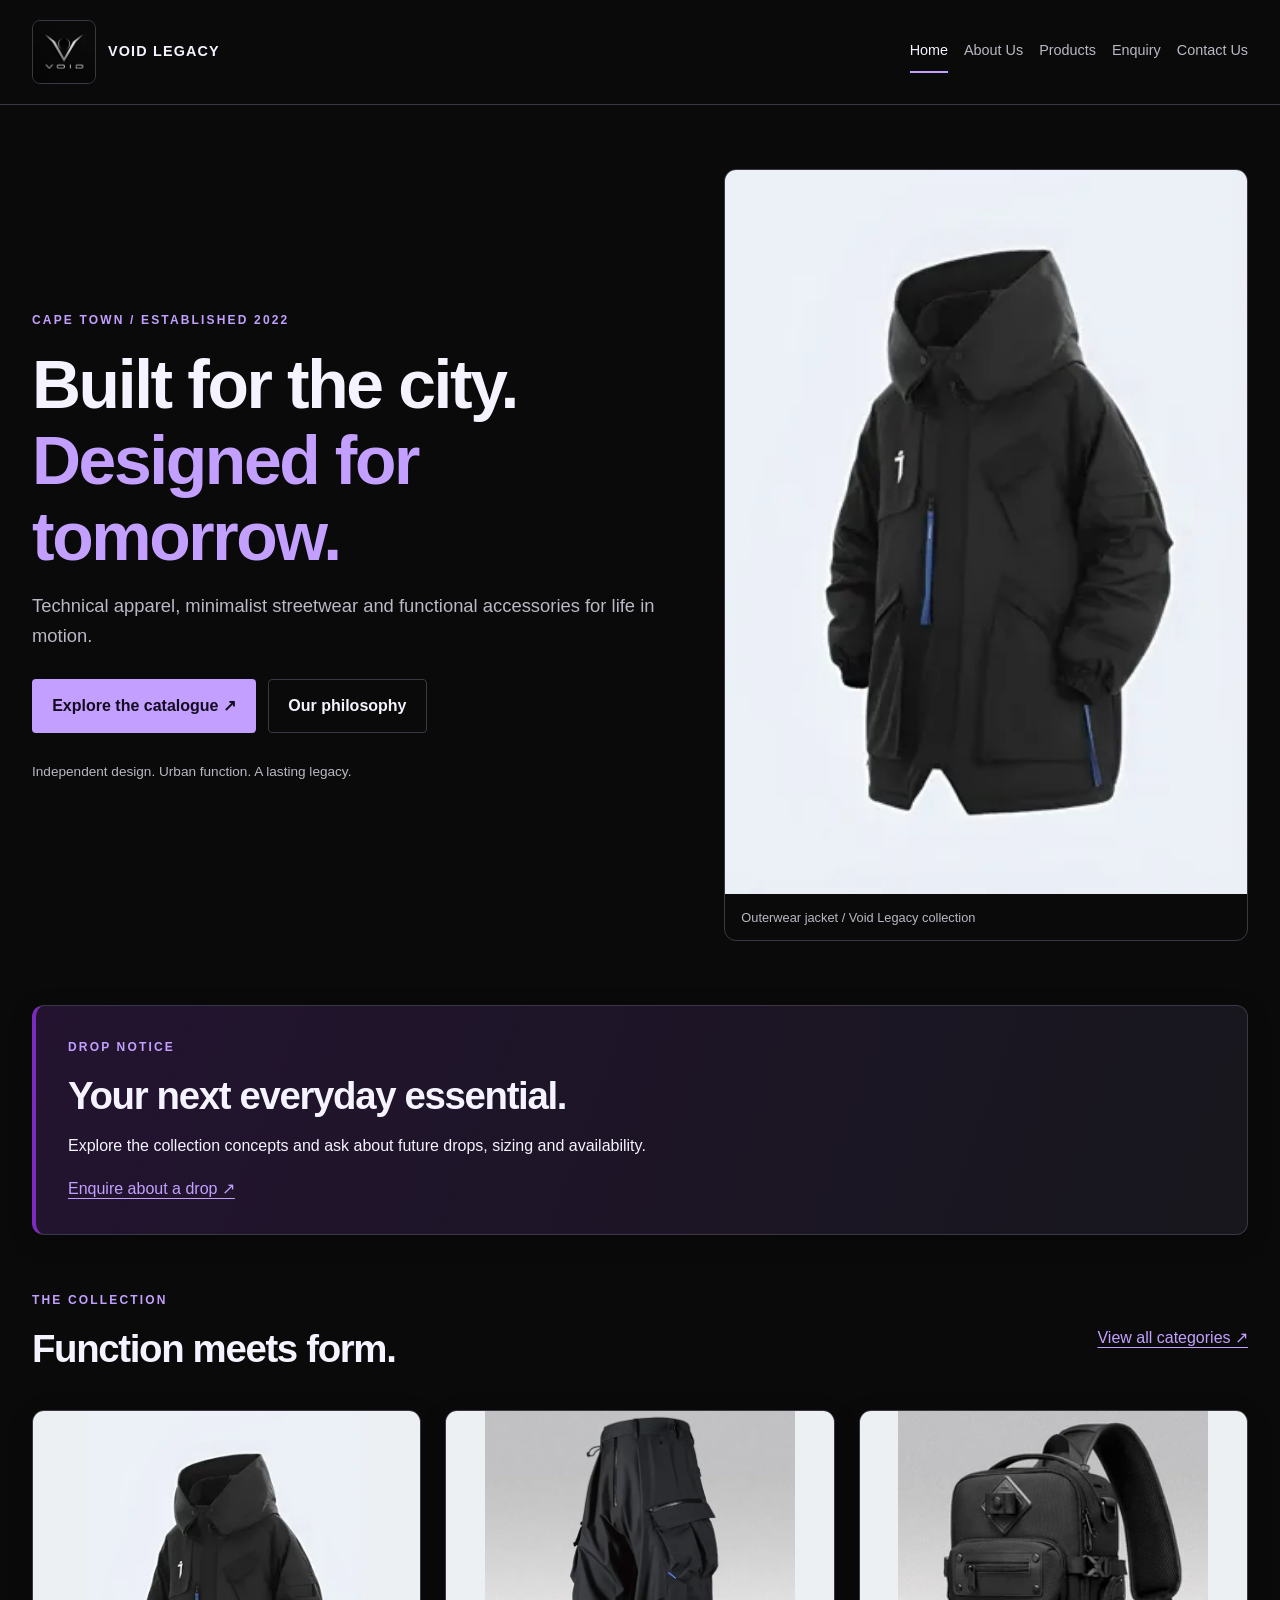
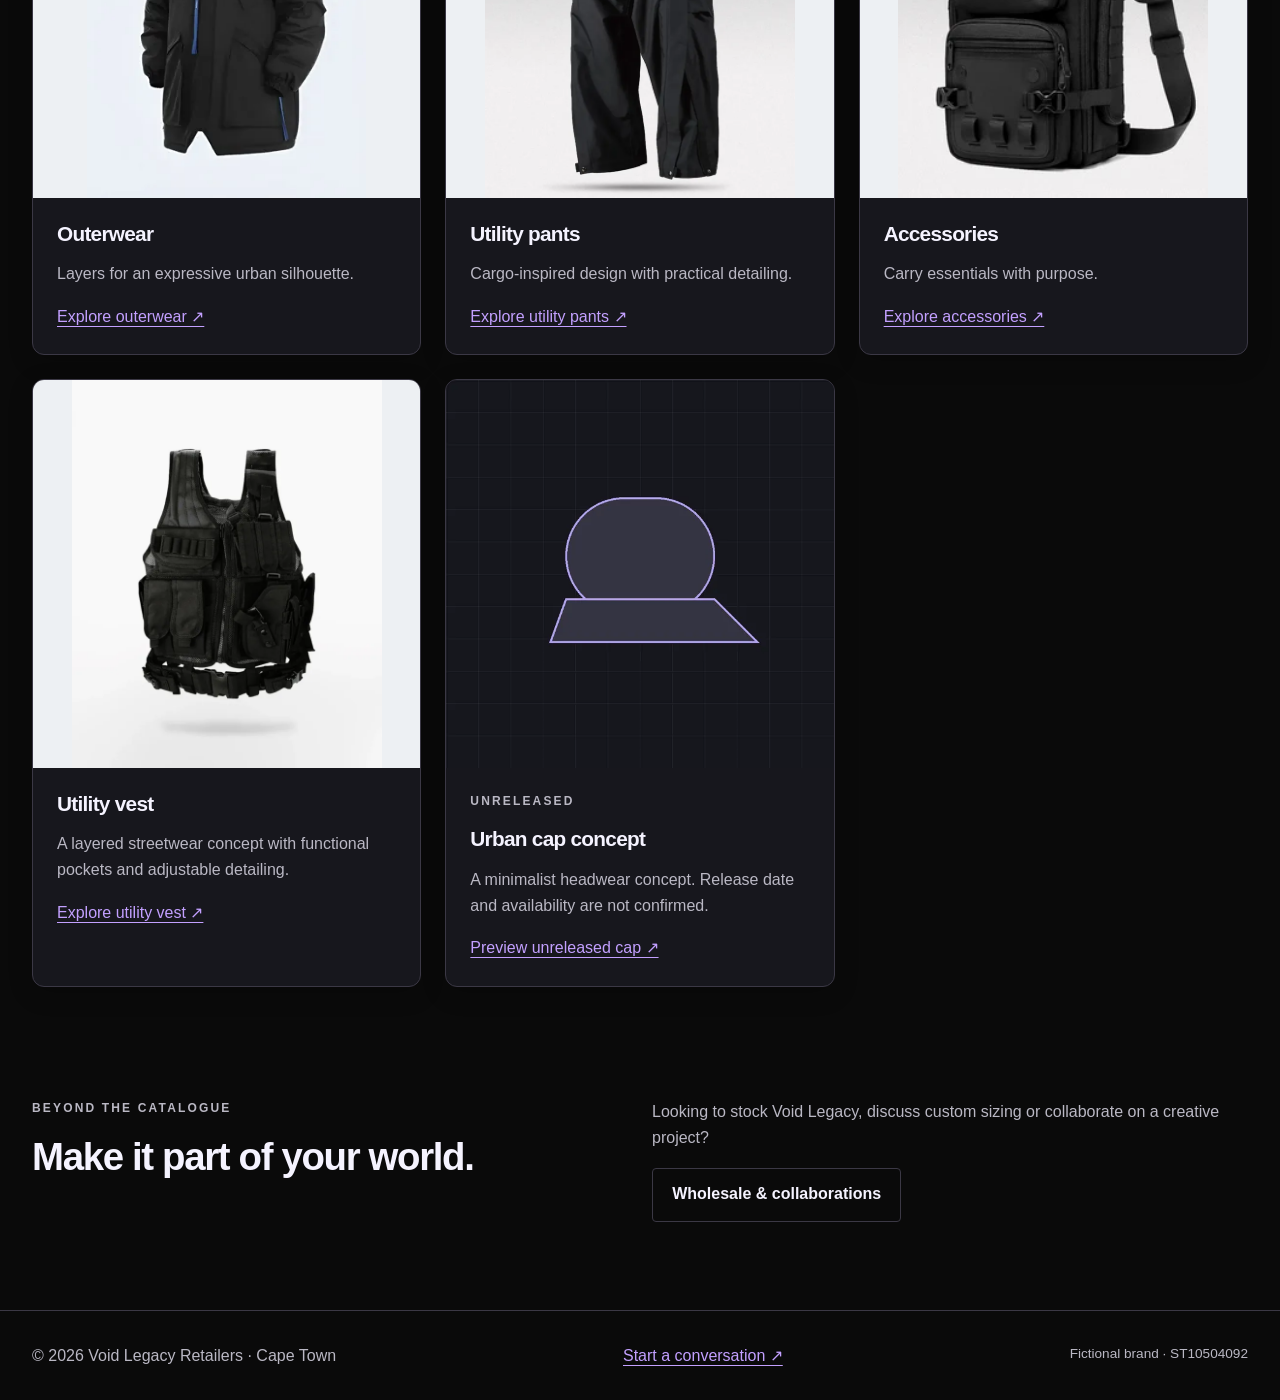
<file: index.html>
<!DOCTYPE html>

<html lang="en-ZA">
<head>
<meta charset="utf-8"/>
<meta content="width=device-width, initial-scale=1.0" name="viewport"/>
<meta content="Discover Void Legacy, a Cape Town concept brand for technical apparel, minimalist streetwear and utility accessories." name="description"/>
<title>
            Future-ready streetwear | Void Legacy
        </title>
<link href="_images/void-legacy-logo.png" rel="icon" type="image/png"/>
<!-- Load the shared stylesheet. -->
<link href="css/styles.css" rel="stylesheet"/>
<script defer="" src="js/main.js"></script></head>
<body>
<a class="skip-link" href="#main">
            Skip to content
        </a>
<!-- HEADER / NAVIGATION -->
<!-- LO13: Navigation hover and keyboard focus states -->
<header class="site-header">
<nav aria-label="Main navigation" class="navbar container">
<a aria-label="Void Legacy home" class="brand" href="index.html">
<!-- Load the optimised logo and keep the brand name readable. -->
<img alt="" class="brand-logo" height="128" src="_images/logo-128.webp" width="128"/>
<span class="brand-name">VOID LEGACY</span>
</a>
<ul class="nav-links">
<li>
<a aria-current="page" href="index.html">
                            Home
                        </a>
</li>
<li>
<a href="about-us.html">
                            About Us
                        </a>
</li>
<li>
<a href="products.html">
                            Products
                        </a>
</li>
<li>
<a href="enquiry.html">
                            Enquiry
                        </a>
</li>
<li>
<a href="contact.html">
                            Contact Us
                        </a>
</li>
</ul>
</nav>
</header>
<!-- MAIN CONTENT -->
<!-- LO12: Typography | LO14–LO16: Grid and Flexbox layouts -->
<main class="container" id="main">
<!-- BUILT FOR THE CITY. DESIGNED FOR TOMORROW. -->
<section class="hero">
<div>
<p class="eyebrow">
                        Cape Town / Established 2022
                    </p>
<h1>
                        Built for the city.
                        <br/>
<span>
                            Designed for tomorrow.
                        </span>
</h1>
<p class="lead">
                        Technical apparel, minimalist streetwear and functional accessories for life in motion.
                    </p>
<div class="actions">
<a class="button" href="products.html">
                            Explore the catalogue ↗
                        </a>
<a class="button secondary" href="about-us.html">
                            Our philosophy
                        </a>
</div>
<p class="fine-print">
                        Independent design. Urban function. A lasting legacy.
                    </p>
</div>
<figure class="hero-art">
<picture><source media="(max-width: 480px)" srcset="_images/outerwear-jacket-320.webp"/><img alt="Black hooded outerwear jacket with utility pockets and blue zip details" class="collection-photo" height="1600" loading="lazy" sizes="(max-width: 767px) calc(100vw - 2rem), (max-width: 1151px) 45vw, 36vw" src="_images/outerwear-jacket.webp" srcset="_images/outerwear-jacket-320.webp 320w, _images/outerwear-jacket-640.webp 640w, _images/outerwear-jacket-960.webp 960w" width="1154"/></picture>
<figcaption>
                        Outerwear jacket / Void Legacy collection
                    </figcaption>
</figure>
</section>
<!-- YOUR NEXT EVERYDAY ESSENTIAL. -->
<section aria-labelledby="drop" class="announcement">
<p class="eyebrow">
                    Drop notice
                </p>
<h2 id="drop">
                    Your next everyday essential.
                </h2>
<p>
                    Explore the collection concepts and ask about future drops, sizing and availability.
                </p>
<a href="enquiry.html">
                    Enquire about a drop ↗
                </a>
</section>
<!-- FUNCTION MEETS FORM. -->
<section class="section">
<div class="section-heading">
<div>
<p class="eyebrow">
                            The collection
                        </p>
<h2>
                            Function meets form.
                        </h2>
</div>
<a href="products.html">
                        View all categories ↗
                    </a>
</div>
<div class="card-grid">
<article class="card">
<picture><source media="(max-width: 480px)" srcset="_images/outerwear-jacket-320.webp"/><img alt="Black hooded outerwear jacket with utility pockets and blue zip details" class="collection-photo" height="1600" loading="lazy" sizes="(max-width: 767px) calc(100vw - 2rem), (max-width: 1151px) 45vw, 36vw" src="_images/outerwear-jacket.webp" srcset="_images/outerwear-jacket-320.webp 320w, _images/outerwear-jacket-640.webp 640w, _images/outerwear-jacket-960.webp 960w" width="1154"/></picture>
<div class="card-body">
<h3>
                                Outerwear
                            </h3>
<p>
                                Layers for an expressive urban silhouette.
                            </p>
<a href="products.html#outerwear">
                                Explore outerwear ↗
                            </a>
</div>
</article>
<article class="card">
<picture><source media="(max-width: 480px)" srcset="_images/utility-pants-320.webp"/><img alt="Black utility cargo pants with zip pockets and adjustable hems" class="collection-photo" height="1251" loading="lazy" sizes="(max-width: 767px) calc(100vw - 2rem), (max-width: 1151px) 45vw, 36vw" src="_images/utility-pants.webp" srcset="_images/utility-pants-320.webp 320w, _images/utility-pants-640.webp 640w, _images/utility-pants-960.webp 960w" width="1000"/></picture>
<div class="card-body">
<h3>
                                Utility pants
                            </h3>
<p>
                                Cargo-inspired design with practical detailing.
                            </p>
<a href="products.html#pants">
                                Explore utility pants ↗
                            </a>
</div>
</article>
<article class="card">
<img alt="Black utility sling bag with multiple zip compartments and an adjustable shoulder strap" class="collection-photo" height="320" loading="lazy" src="_images/utility-accessories.webp" width="256"/>
<div class="card-body">
<h3>
                                Accessories
                            </h3>
<p>
                                Carry essentials with purpose.
                            </p>
<a href="products.html#accessories">
                                Explore accessories ↗
                            </a>
</div>
</article>
<!-- Show the vest and unreleased cap alongside the existing collection items. -->
<article class="card">
<picture><source media="(max-width: 480px)" srcset="_images/techwear-vest-320.webp"><img class="collection-photo" src="_images/techwear-vest.webp" srcset="_images/techwear-vest-320.webp 320w, _images/techwear-vest-640.webp 640w, _images/techwear-vest.webp 800w" sizes="(max-width: 767px) calc(100vw - 2rem), (max-width: 1151px) 45vw, 28vw" width="800" height="1000" loading="lazy" alt="Black mesh techwear vest with utility pockets and adjustable straps"></picture>
<div class="card-body"><h3>Utility vest</h3><p>A layered streetwear concept with functional pockets and adjustable detailing.</p><a href="products.html#vests">Explore utility vest ↗</a></div>
</article>
<article class="card">
<img src="_images/headwear-640.webp" srcset="_images/headwear-320.webp 320w, _images/headwear-640.webp 640w, _images/headwear-960.webp 960w" sizes="(max-width: 767px) calc(100vw - 2rem), (max-width: 1151px) 45vw, 28vw" width="960" height="960" loading="lazy" alt="Urban cap concept illustration — unreleased">
<div class="card-body"><p class="eyebrow">Unreleased</p><h3>Urban cap concept</h3><p>A minimalist headwear concept. Release date and availability are not confirmed.</p><a href="products.html#headwear">Preview unreleased cap ↗</a></div>
</article>
</div>
</section>
<!-- MAKE IT PART OF YOUR WORLD. -->
<section class="split section">
<div>
<p class="eyebrow">
                        Beyond the catalogue
                    </p>
<h2>
                        Make it part of your world.
                    </h2>
</div>
<div>
<p>
                        Looking to stock Void Legacy, discuss custom sizing or collaborate on a creative project?
                    </p>
<a class="button secondary" href="enquiry.html">
                        Wholesale &amp; collaborations
                    </a>
</div>
</section>
</main>
<!-- FOOTER -->
<footer class="site-footer">
<div class="container footer-layout">
<p>
                    © 2026 Void Legacy Retailers · Cape Town
                </p>
<a href="enquiry.html">
                    Start a conversation ↗
                </a>
<p class="fine-print">
                    Fictional brand · ST10504092
                    
                </p>
</div>
</footer>
</body>
</html>
</file>
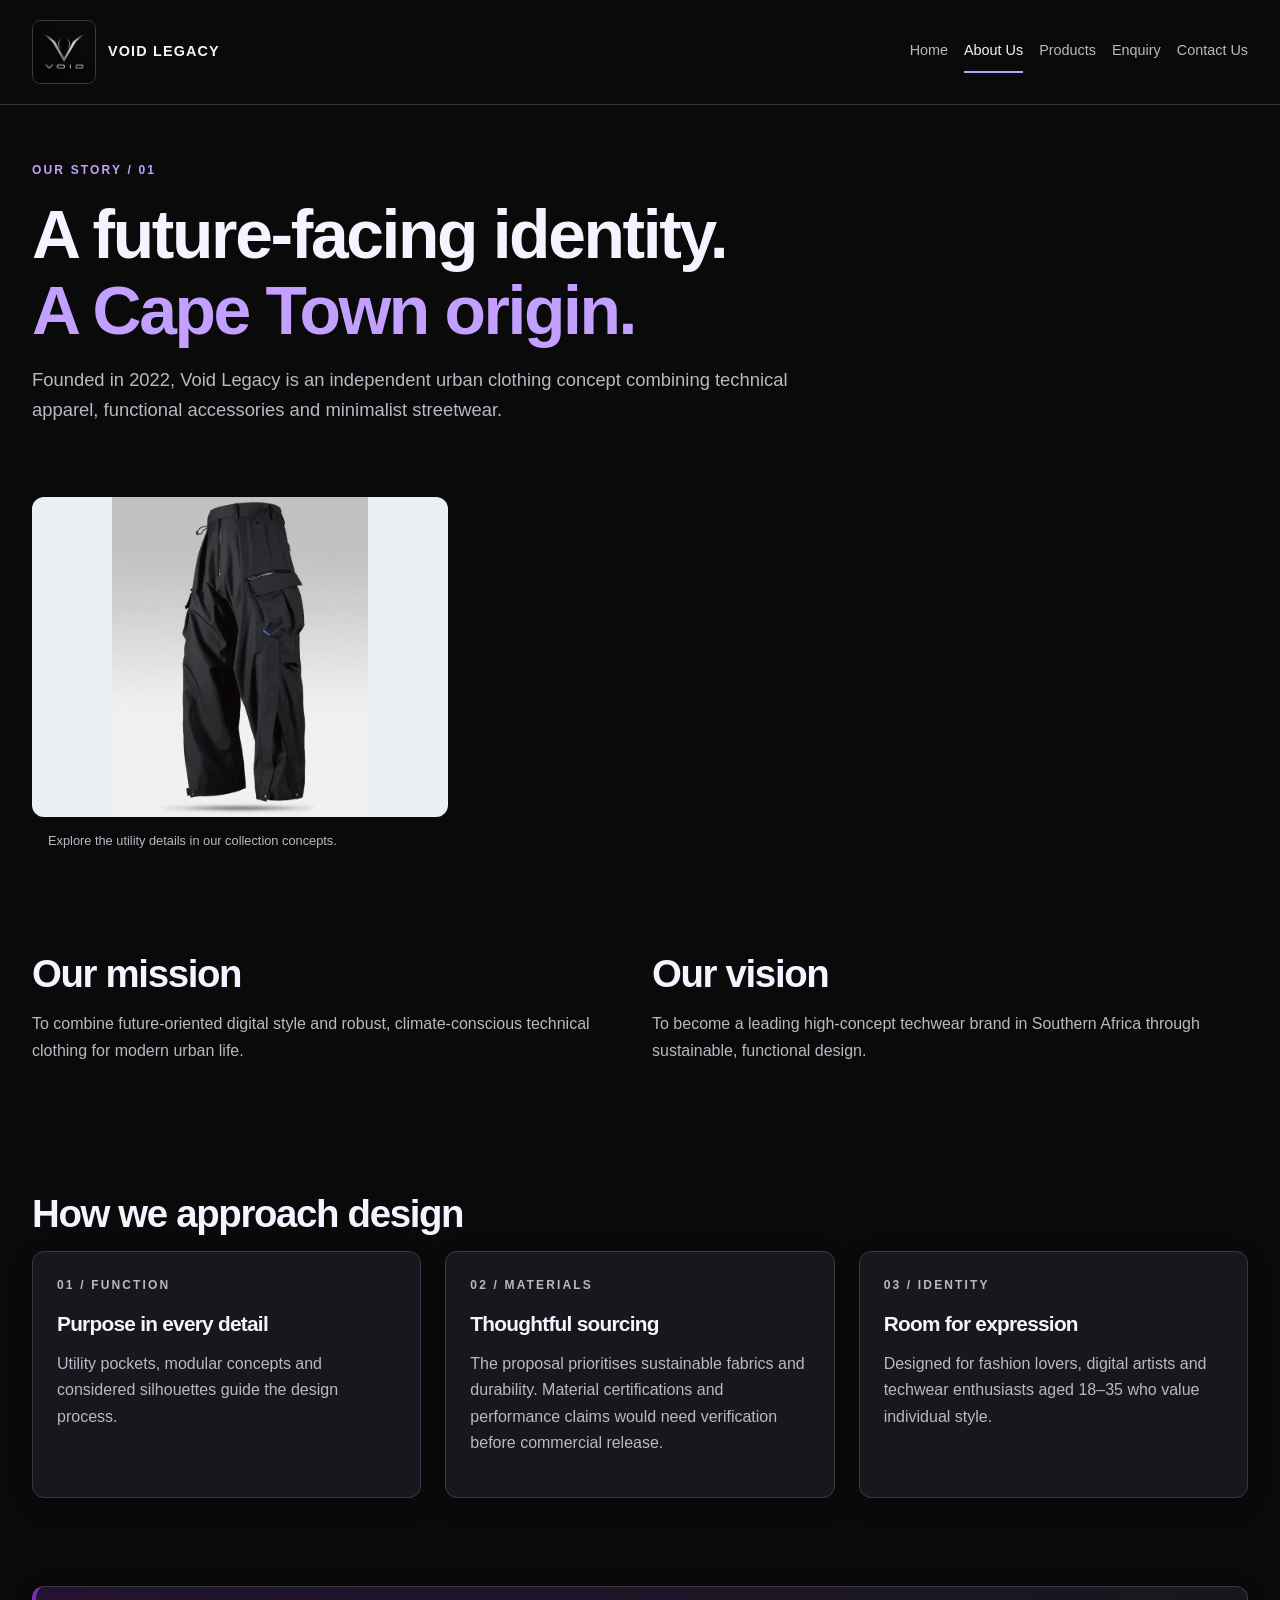
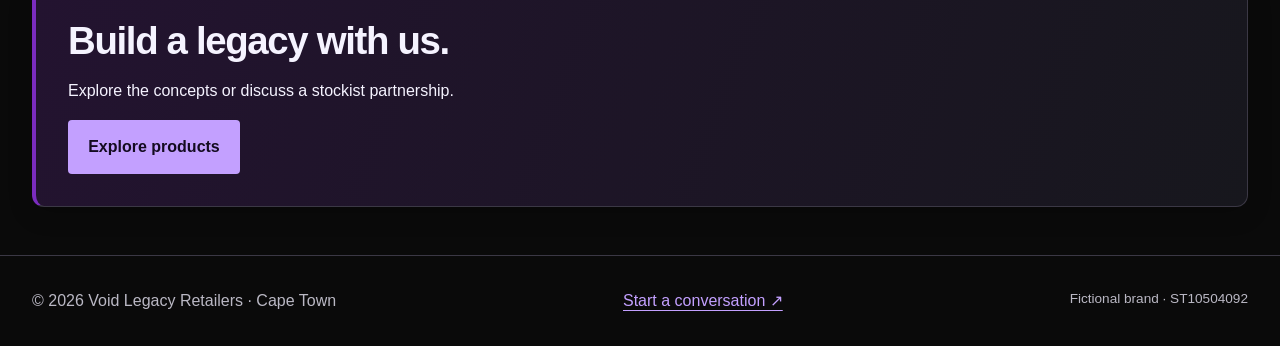
<file: about-us.html>
<!DOCTYPE html>

<html lang="en-ZA">
<head>
<meta charset="utf-8"/>
<meta content="width=device-width, initial-scale=1.0" name="viewport"/>
<meta content="The history, mission and design philosophy of Void Legacy Retailers." name="description"/>
<title>
            About Us | Void Legacy
        </title>
<link href="_images/void-legacy-logo.png" rel="icon" type="image/png"/>
<!-- Load the shared stylesheet. -->
<link href="css/styles.css" rel="stylesheet"/>
<script defer="" src="js/main.js"></script></head>
<body>
<a class="skip-link" href="#main">
            Skip to content
        </a>
<!-- HEADER / NAVIGATION -->
<header class="site-header">
<nav aria-label="Main navigation" class="navbar container">
<a aria-label="Void Legacy home" class="brand" href="index.html">
<!-- Load the optimised logo and keep the brand name readable. -->
<img alt="" class="brand-logo" height="128" src="_images/logo-128.webp" width="128"/>
<span class="brand-name">VOID LEGACY</span>
</a>
<ul class="nav-links">
<li>
<a href="index.html">
                            Home
                        </a>
</li>
<li>
<a aria-current="page" href="about-us.html">
                            About Us
                        </a>
</li>
<li>
<a href="products.html">
                            Products
                        </a>
</li>
<li>
<a href="enquiry.html">
                            Enquiry
                        </a>
</li>
<li>
<a href="contact.html">
                            Contact Us
                        </a>
</li>
</ul>
</nav>
</header>
<!-- MAIN CONTENT -->
<!-- LO12: Typography | LO14–LO16: Grid and Flexbox layouts -->
<main class="container" id="main">
<!-- A FUTURE-FACING IDENTITY. A CAPE TOWN ORIGIN. -->
<section class="page-intro">
<p class="eyebrow">
                    Our story / 01
                </p>
<h1>
                    A future-facing identity.
                    <br/>
<span>
                        A Cape Town origin.
                    </span>
</h1>
<p class="lead">
                    Founded in 2022, Void Legacy is an independent urban clothing concept combining technical apparel, functional accessories and minimalist streetwear.
                </p>
</section><figure class="editorial"><img alt="Black technical cargo trousers with functional pockets" height="801" loading="lazy" src="_images/utility-pants-640.webp" width="640"/><figcaption>Explore the utility details in our collection concepts.</figcaption></figure>
<!-- OUR MISSION -->
<section class="split section">
<div>
<h2>
                        Our mission
                    </h2>
<p>
                        To combine future-oriented digital style and robust, climate-conscious technical clothing for modern urban life.
                    </p>
</div>
<div>
<h2>
                        Our vision
                    </h2>
<p>
                        To become a leading high-concept techwear brand in Southern Africa through sustainable, functional design.
                    </p>
</div>
</section>
<!-- HOW WE APPROACH DESIGN -->
<section class="section">
<h2>
                    How we approach design
                </h2>
<div class="card-grid">
<article class="text-card">
<p class="eyebrow">
                            01 / Function
                        </p>
<h3>
                            Purpose in every detail
                        </h3>
<p>
                            Utility pockets, modular concepts and considered silhouettes guide the design process.
                        </p>
</article>
<article class="text-card">
<p class="eyebrow">
                            02 / Materials
                        </p>
<h3>
                            Thoughtful sourcing
                        </h3>
<p>
                            The proposal prioritises sustainable fabrics and durability. Material certifications and performance claims would need verification before commercial release.
                        </p>
</article>
<article class="text-card">
<p class="eyebrow">
                            03 / Identity
                        </p>
<h3>
                            Room for expression
                        </h3>
<p>
                            Designed for fashion lovers, digital artists and techwear enthusiasts aged 18–35 who value individual style.
                        </p>
</article>
</div>
</section>
<!-- BUILD A LEGACY WITH US. -->
<section class="callout">
<h2>
                    Build a legacy with us.
                </h2>
<p>
                    Explore the concepts or discuss a stockist partnership.
                </p>
<a class="button" href="products.html">
                    Explore products
                </a>
</section>
</main>
<!-- FOOTER -->
<!-- Shared contact link and copyright information -->
<footer class="site-footer">
<div class="container footer-layout">
<p>
                    © 2026 Void Legacy Retailers · Cape Town
                </p>
<a href="enquiry.html">
                    Start a conversation ↗
                </a>
<p class="fine-print">
                    Fictional brand · ST10504092
                </p>
</div>
</footer>
</body>
</html>
</file>
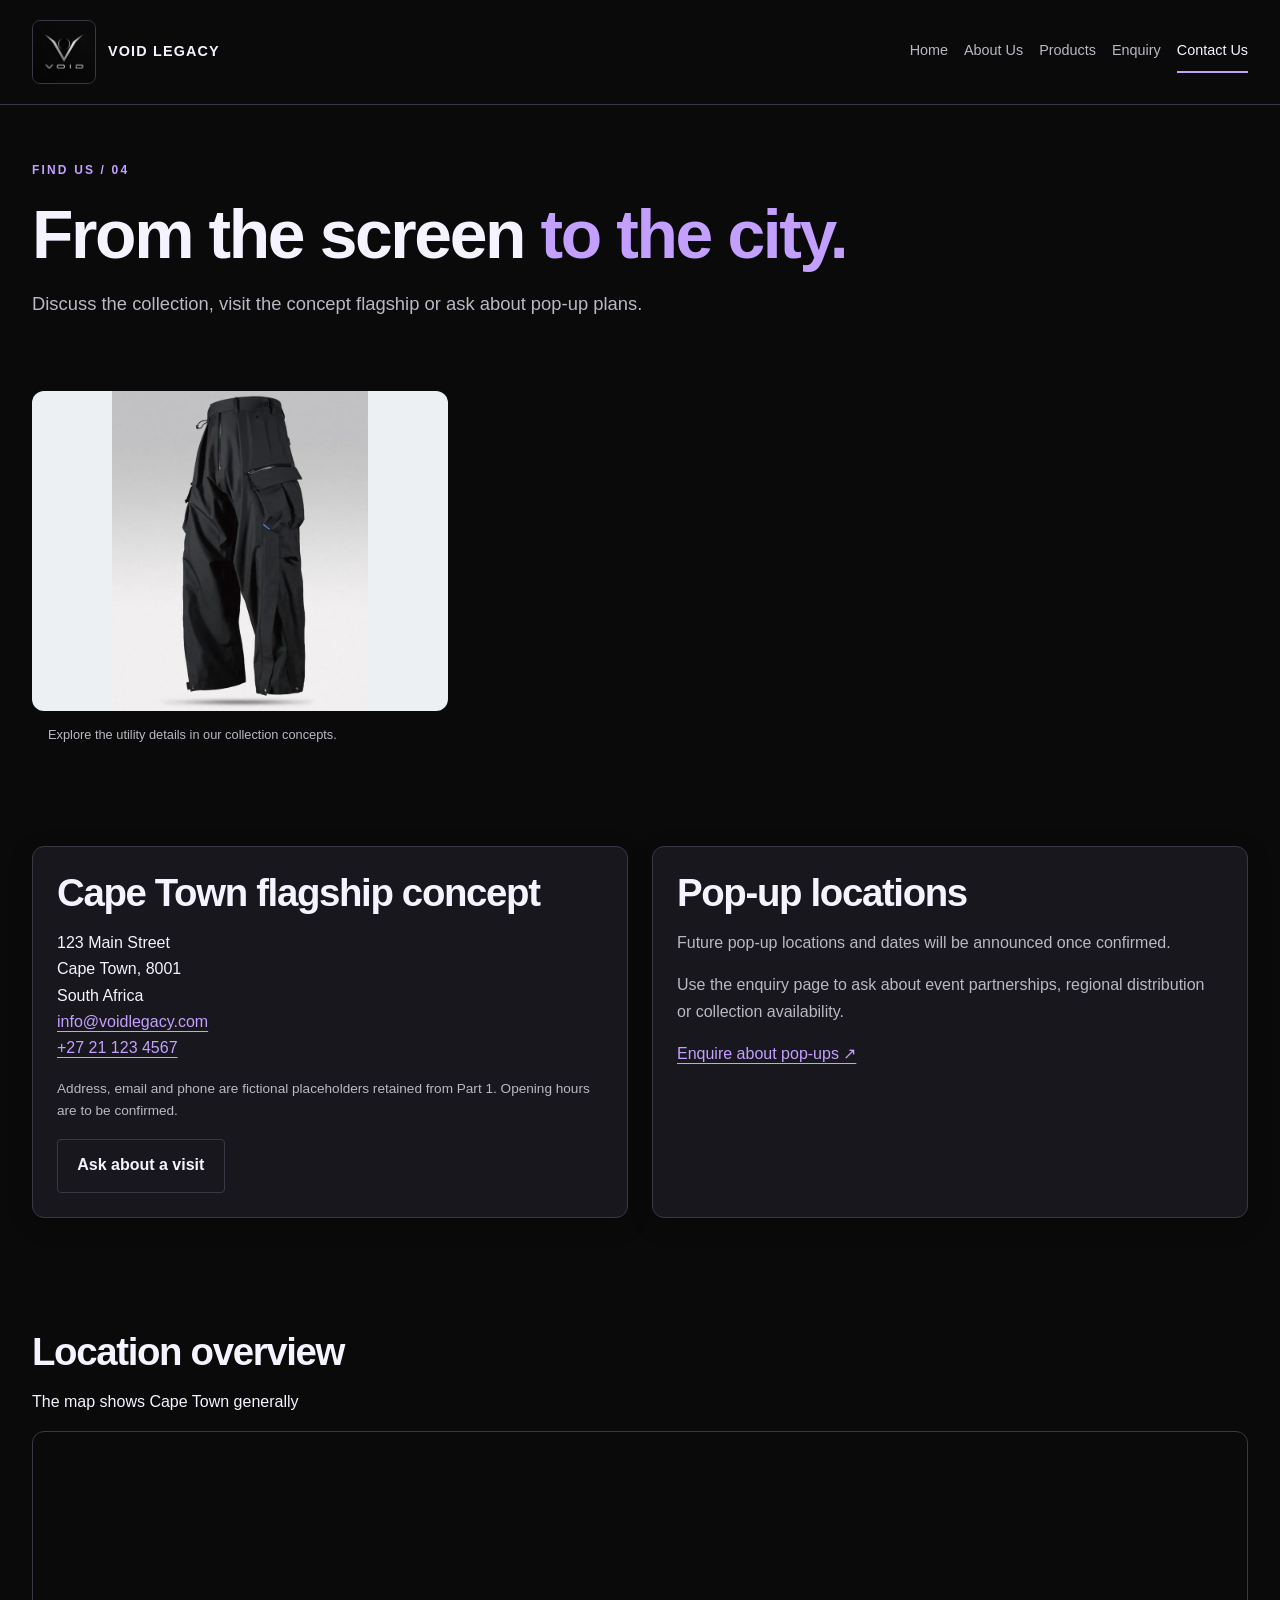
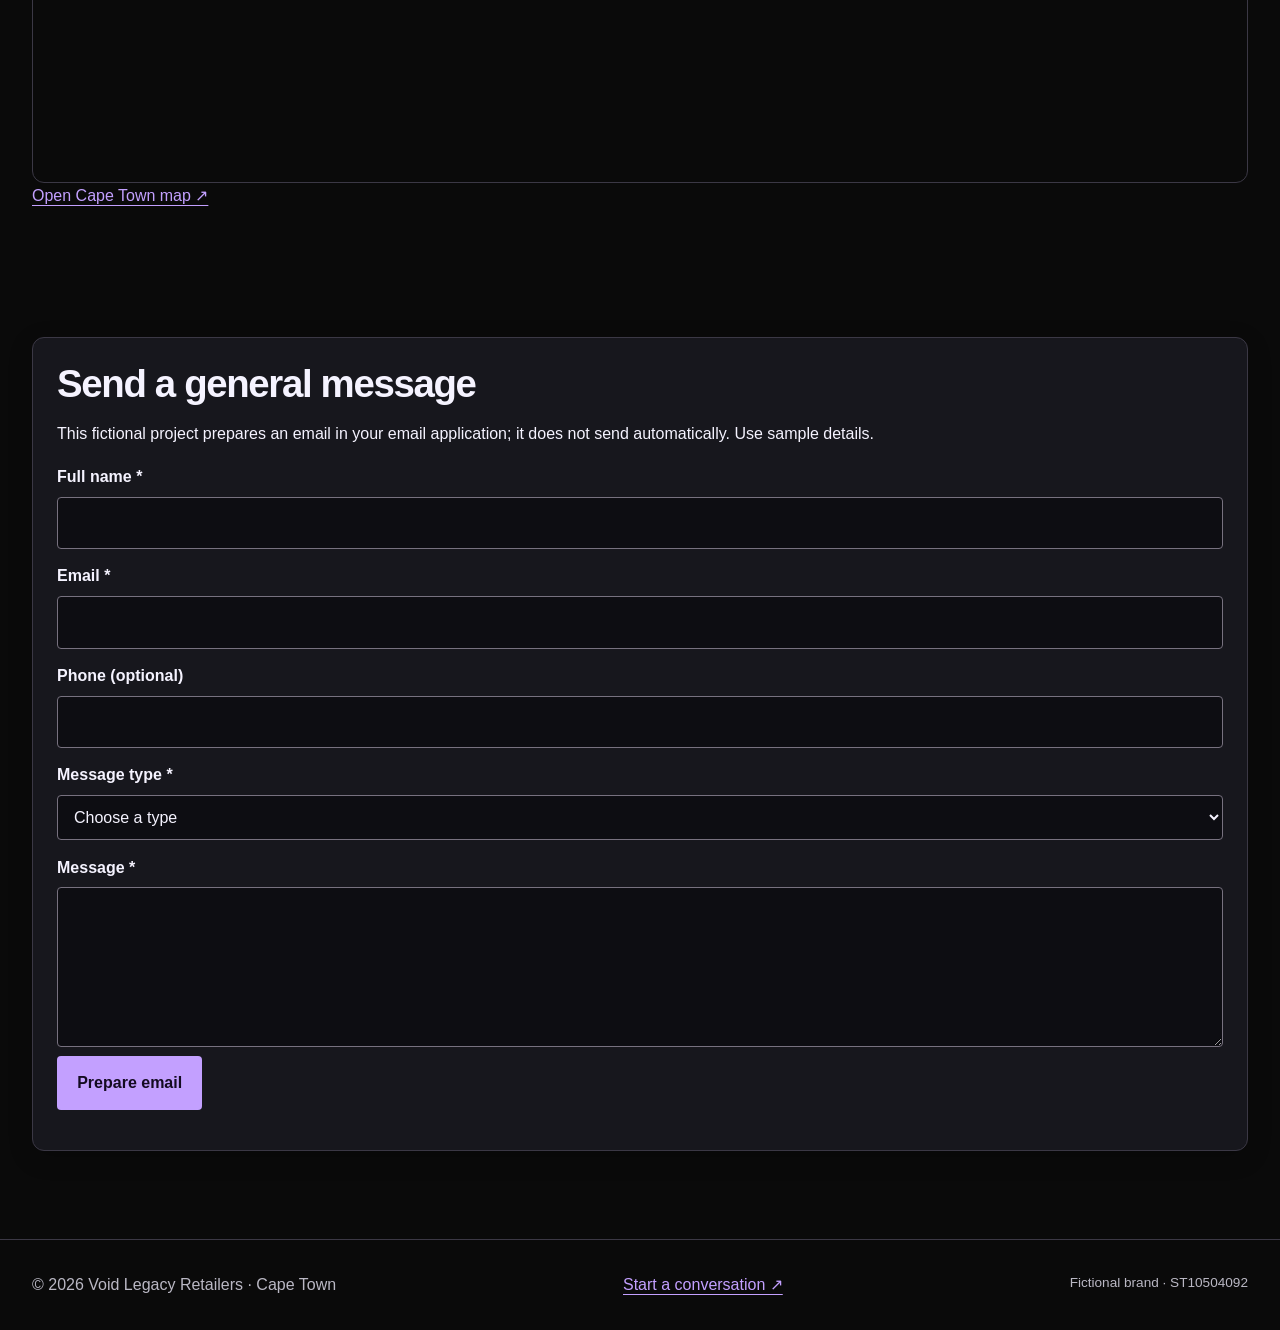
<file: contact.html>
<!DOCTYPE html>

<html lang="en-ZA">
<head>
<meta charset="utf-8"/>
<meta content="width=device-width, initial-scale=1.0" name="viewport"/>
<meta content="Find Void Legacy concept store information and contact details in Cape Town." name="description"/>
<title>
            Contact Us | Void Legacy
        </title>
<link href="_images/void-legacy-logo.png" rel="icon" type="image/png"/>
<!-- Load the shared stylesheet. -->
<link href="css/styles.css" rel="stylesheet"/>
<script defer="" src="js/main.js"></script></head>
<body>
<a class="skip-link" href="#main">
            Skip to content
        </a>
<!-- HEADER / NAVIGATION -->
<header class="site-header">
<nav aria-label="Main navigation" class="navbar container">
<a aria-label="Void Legacy home" class="brand" href="index.html">
<!-- Load the optimised logo and keep the brand name readable. -->
<img alt="" class="brand-logo" height="128" src="_images/logo-128.webp" width="128"/>
<span class="brand-name">VOID LEGACY</span>
</a>
<ul class="nav-links">
<li>
<a href="index.html">
                            Home
                        </a>
</li>
<li>
<a href="about-us.html">
                            About Us
                        </a>
</li>
<li>
<a href="products.html">
                            Products
                        </a>
</li>
<li>
<a href="enquiry.html">
                            Enquiry
                        </a>
</li>
<li>
<a aria-current="page" href="contact.html">
                            Contact Us
                        </a>
</li>
</ul>
</nav>
</header>
<!-- MAIN CONTENT -->
<main class="container" id="main">
<!-- FROM THE SCREEN TO THE CITY. -->
<section class="page-intro">
<p class="eyebrow">
                    Find us / 04
                </p>
<h1>
                    From the screen
                    <span>
                        to the city.
                    </span>
</h1>
<p class="lead">
                    Discuss the collection, visit the concept flagship or ask about pop-up plans.
                </p>
</section><figure class="editorial"><img alt="Black technical cargo trousers with functional pockets" height="801" loading="lazy" src="_images/utility-pants-640.webp" width="640"/><figcaption>Explore the utility details in our collection concepts.</figcaption></figure>
<!-- CAPE TOWN FLAGSHIP CONCEPT -->
<section class="split section">
<article class="text-card">
<h2>
                        Cape Town flagship concept
                    </h2>
<address>
                        123 Main Street
                        <br/>
                        Cape Town, 8001
                        <br/>
                        South Africa
                    </address>
<p>
<a href="mailto:info@voidlegacy.com">
                            info@voidlegacy.com
                        </a>
<br/>
<a href="tel:+27211234567">
                            +27 21 123 4567
                        </a>
</p>
<p class="fine-print">
                        Address, email and phone are fictional placeholders retained from Part 1. Opening hours are to be confirmed.
                    </p>
<a class="button secondary" href="enquiry.html">
                        Ask about a visit
                    </a>
</article>
<article class="text-card">
<h2>
                        Pop-up locations
                    </h2>
<p>
                        Future pop-up locations and dates will be announced once confirmed.
                    </p>
<p>
                        Use the enquiry page to ask about event partnerships, regional distribution or collection availability.
                    </p>
<a href="enquiry.html">
                        Enquire about pop-ups ↗
                    </a>
</article>
</section>
<!-- LOCATION OVERVIEW -->
<section class="section">
<h2>
                    Location overview
                </h2>
<p>
                    The map shows Cape Town generally
                </p>
<iframe class="location-map" loading="lazy" referrerpolicy="no-referrer" src="https://maps.google.com/maps?q=Cape%20Town%20South%20Africa&amp;output=embed" title="General map of Cape Town, not a verified store location">
</iframe>
<p>
<a href="https://www.google.com/maps/search/Cape+Town+South+Africa" rel="noopener noreferrer" target="_blank">
                        Open Cape Town map ↗
                    </a>
</p>
</section>
<section class="section"><form action="mailto:info@voidlegacy.com" class="enquiry-form" enctype="text/plain" id="contact-form" method="post"><h2>Send a general message</h2><p>This fictional project prepares an email in your email application; it does not send automatically. Use sample details.</p><label for="contact-name">Full name *</label><input autocomplete="name" id="contact-name" maxlength="80" minlength="2" name="name" required=""/><label for="contact-email">Email *</label><input autocomplete="email" id="contact-email" maxlength="254" name="email" required="" type="email"/><label for="phone">Phone (optional)</label><input autocomplete="tel" id="phone" name="phone" pattern="[+0-9 ()-]{10,20}" title="Use 10 to 20 digits, spaces, brackets, plus or hyphen." type="tel"/><label for="subject">Message type *</label><select id="subject" name="subject" required=""><option value="">Choose a type</option><option>General question</option><option>Website feedback</option><option>Partnership</option></select><label for="contact-message">Message *</label><textarea id="contact-message" maxlength="2000" minlength="10" name="message" required=""></textarea><button class="button" type="submit">Prepare email</button><p id="contact-result" role="status"></p><a class="button secondary" hidden="" id="email-draft">Open email application</a></form></section></main>
<!-- FOOTER -->
<!-- Shared contact link and copyright information -->
<footer class="site-footer">
<div class="container footer-layout">
<p>
                    © 2026 Void Legacy Retailers · Cape Town
                </p>
<a href="enquiry.html">
                    Start a conversation ↗
                </a>
<p class="fine-print">
                    Fictional brand · ST10504092
                </p>
</div>
</footer>
</body>
</html>
</file>
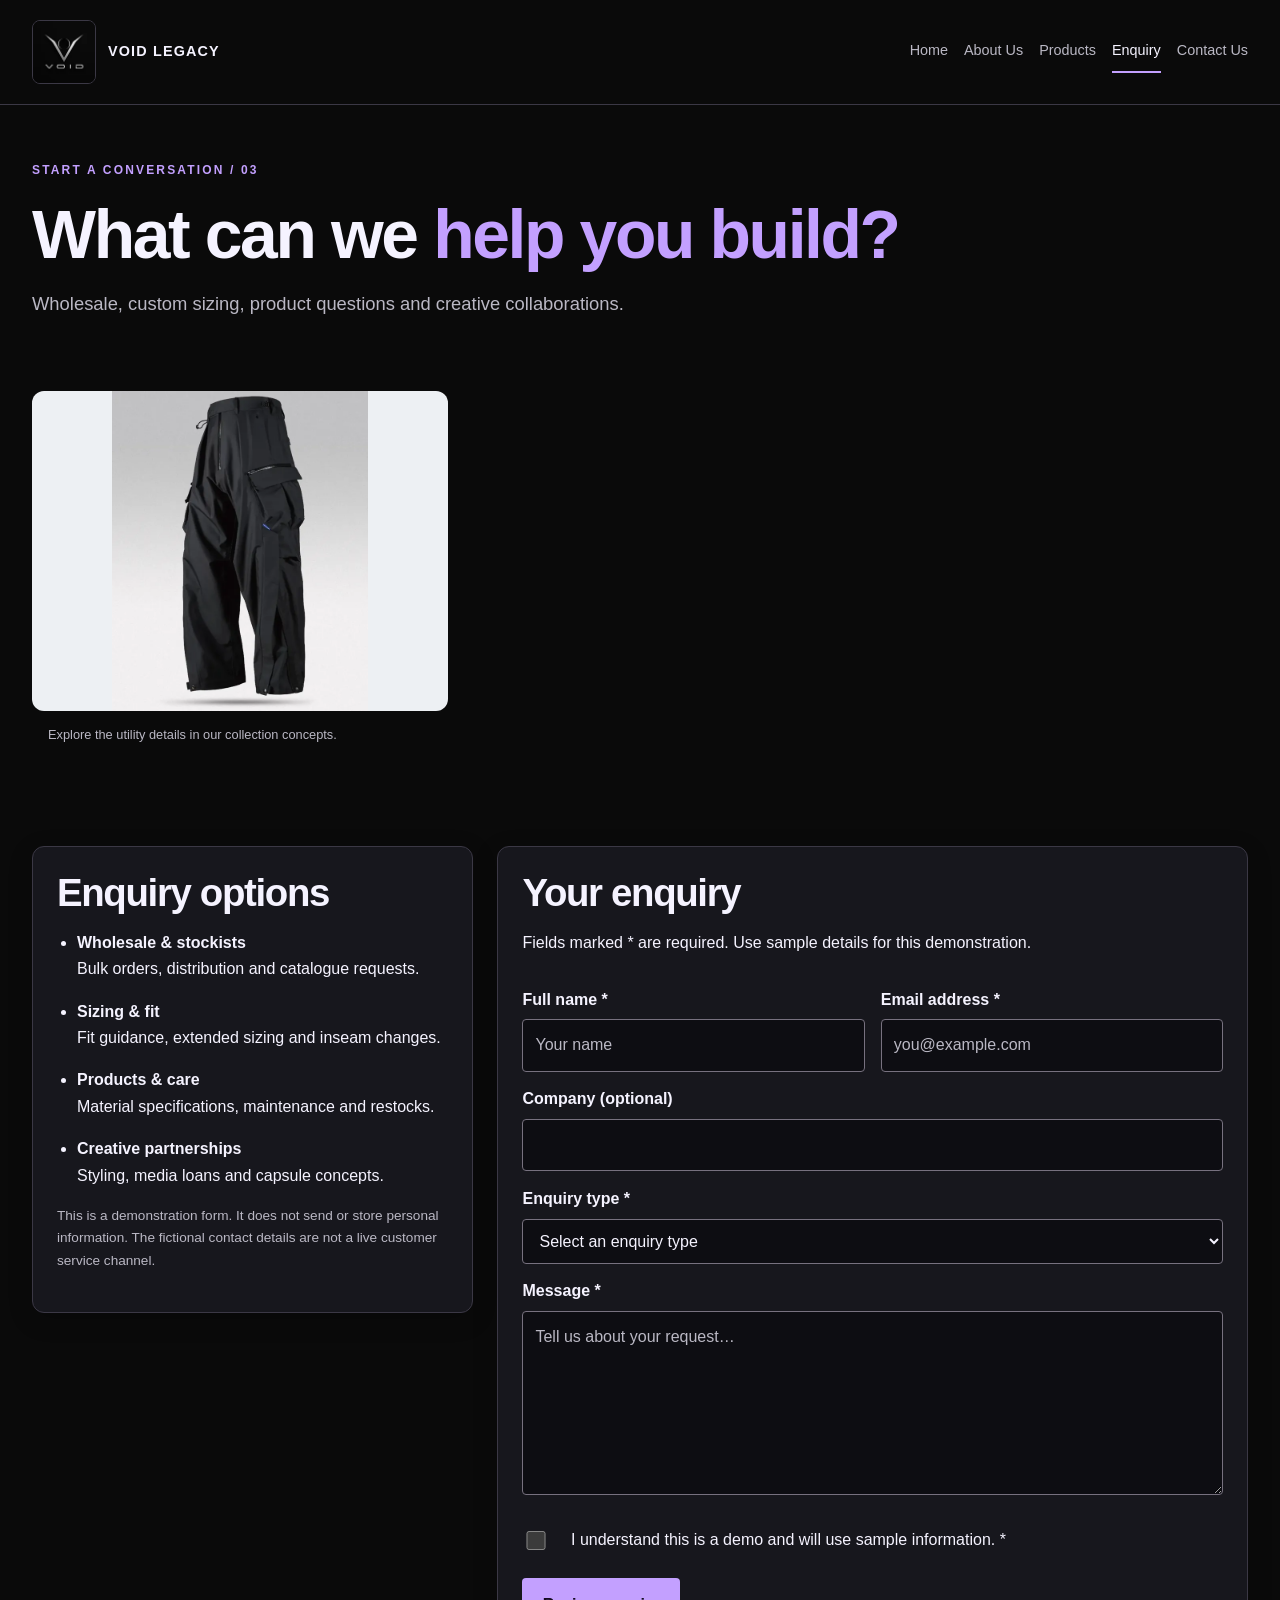
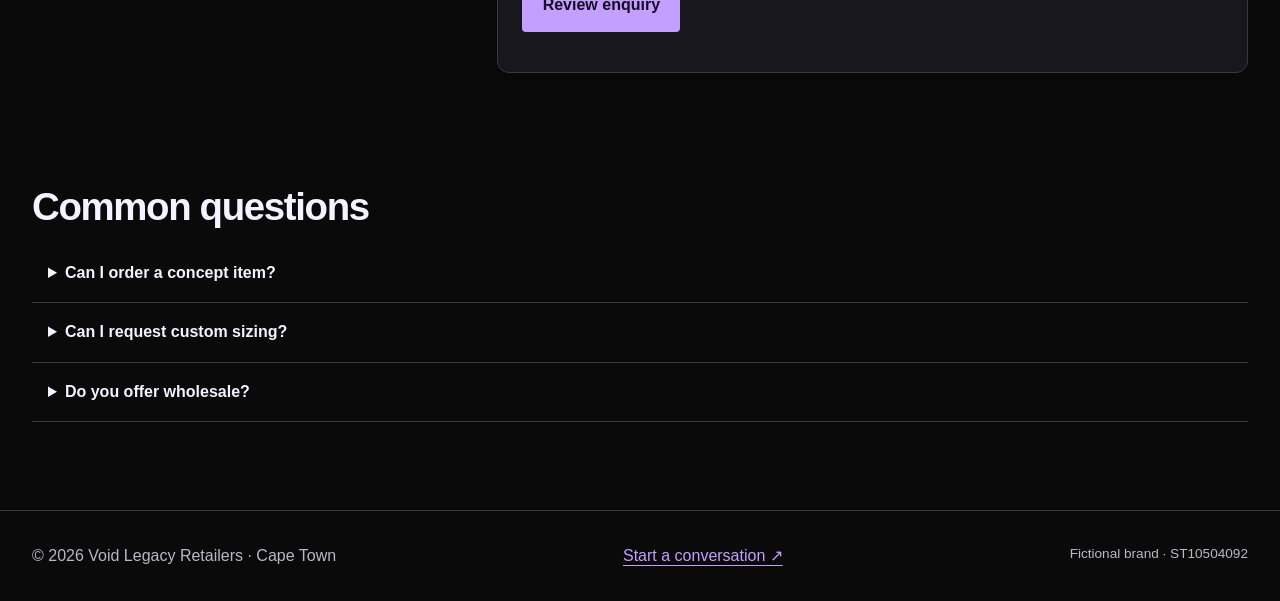
<file: enquiry.html>
<!DOCTYPE html>

<html lang="en-ZA">
<head>
<meta charset="utf-8"/>
<meta content="width=device-width, initial-scale=1.0" name="viewport"/>
<meta content="Discuss wholesale orders, custom sizing, product care or creative partnerships with Void Legacy." name="description"/>
<title>
            Enquiry | Void Legacy
        </title>
<link href="_images/void-legacy-logo.png" rel="icon" type="image/png"/>
<!-- Load the shared stylesheet. -->
<link href="css/styles.css" rel="stylesheet"/>
<script defer="" src="js/main.js"></script></head>
<body>
<a class="skip-link" href="#main">
            Skip to content
        </a>
<!-- HEADER / NAVIGATION -->
<header class="site-header">
<nav aria-label="Main navigation" class="navbar container">
<a aria-label="Void Legacy home" class="brand" href="index.html">
<!-- Load the optimised logo and keep the brand name readable. -->
<img alt="" class="brand-logo" height="128" src="_images/logo-128.webp" width="128"/>
<span class="brand-name">VOID LEGACY</span>
</a>
<ul class="nav-links">
<li>
<a href="index.html">
                            Home
                        </a>
</li>
<li>
<a href="about-us.html">
                            About Us
                        </a>
</li>
<li>
<a href="products.html">
                            Products
                        </a>
</li>
<li>
<a aria-current="page" href="enquiry.html">
                            Enquiry
                        </a>
</li>
<li>
<a href="contact.html">
                            Contact Us
                        </a>
</li>
</ul>
</nav>
</header>
<!-- MAIN CONTENT -->
<main class="container" id="main">
<!-- WHAT CAN WE HELP YOU BUILD? -->
<section class="page-intro">
<p class="eyebrow">
                    Start a conversation / 03
                </p>
<h1>
                    What can we
                    <span>
                        help you build?
                    </span>
</h1>
<p class="lead">
                    Wholesale, custom sizing, product questions and creative collaborations.
                </p>
</section><figure class="editorial"><img alt="Black technical cargo trousers with functional pockets" height="801" loading="lazy" src="_images/utility-pants-640.webp" width="640"/><figcaption>Explore the utility details in our collection concepts.</figcaption></figure>
<!-- ENQUIRY OPTIONS -->
<section class="enquiry-layout section">
<aside class="text-card">
<h2>
                        Enquiry options
                    </h2>
<ul class="detail-list">
<li>
<strong>
                                Wholesale &amp; stockists
                            </strong>
<br/>
                            Bulk orders, distribution and catalogue requests.
                        </li>
<li>
<strong>
                                Sizing &amp; fit
                            </strong>
<br/>
                            Fit guidance, extended sizing and inseam changes.
                        </li>
<li>
<strong>
                                Products &amp; care
                            </strong>
<br/>
                            Material specifications, maintenance and restocks.
                        </li>
<li>
<strong>
                                Creative partnerships
                            </strong>
<br/>
                            Styling, media loans and capsule concepts.
                        </li>
</ul>
<p class="fine-print">
                        This is a demonstration form. It does not send or store personal information. The fictional contact details are not a live customer service channel.
                    </p>
</aside>
<form action="enquiry.html" class="enquiry-form" id="enquiry-form" method="get">
<h2>
                        Your enquiry
                    </h2>
<p>
                        Fields marked * are required. Use sample details for this demonstration.
                    </p>
<div class="form-grid">
<div>
<label for="name">
                                Full name *
                            </label>
<input autocomplete="name" id="name" maxlength="80" minlength="2" name="name" placeholder="Your name" required=""/>
</div>
<div>
<label for="email">
                                Email address *
                            </label>
<input autocomplete="email" id="email" name="email" placeholder="you@example.com" required="" type="email"/>
</div>
</div>
<label for="company">
                        Company (optional)
                    </label>
<input autocomplete="organization" id="company" maxlength="100" name="company"/>
<label for="type">
                        Enquiry type *
                    </label>
<select id="type" name="type" required="">
<option value="">
                            Select an enquiry type
                        </option>
<option>
                            Wholesale / stockist
                        </option>
<option>
                            Custom sizing / fit
                        </option>
<option>
                            Product / care / availability
                        </option>
<option>
                            Media / collaboration
                        </option>
<option>
                            Store information
                        </option>
</select>
<label for="message">
                        Message *
                    </label>
<textarea id="message" maxlength="2000" minlength="10" name="message" placeholder="Tell us about your request…" required="" rows="6"></textarea>
<label class="checkbox">
<input required="" type="checkbox"/>
                        I understand this is a demo and will use sample information. *
                    </label>
<button class="button" type="submit">Review enquiry</button>

<p id="enquiry-result" role="status" tabindex="-1"></p></form>
</section>
<section class="section"><h2>Common questions</h2><details><summary>Can I order a concept item?</summary><p>These are demonstration designs. Our enquiry response explains that stock and prices require confirmation.</p></details><details><summary>Can I request custom sizing?</summary><p>Choose custom sizing and describe the measurements you need. A fitting review would be needed before a confirmed quote.</p></details><details><summary>Do you offer wholesale?</summary><p>Choose wholesale and include your business and expected quantity. Bulk terms require individual review.</p></details></section></main>
<!-- FOOTER -->
<footer class="site-footer">
<div class="container footer-layout">
<p>
                    © 2026 Void Legacy Retailers · Cape Town
                </p>
<a href="enquiry.html">
                    Start a conversation ↗
                </a>
<p class="fine-print">
                    Fictional brand · ST10504092
                    
                </p>
</div>
</footer>
</body>
</html>
</file>
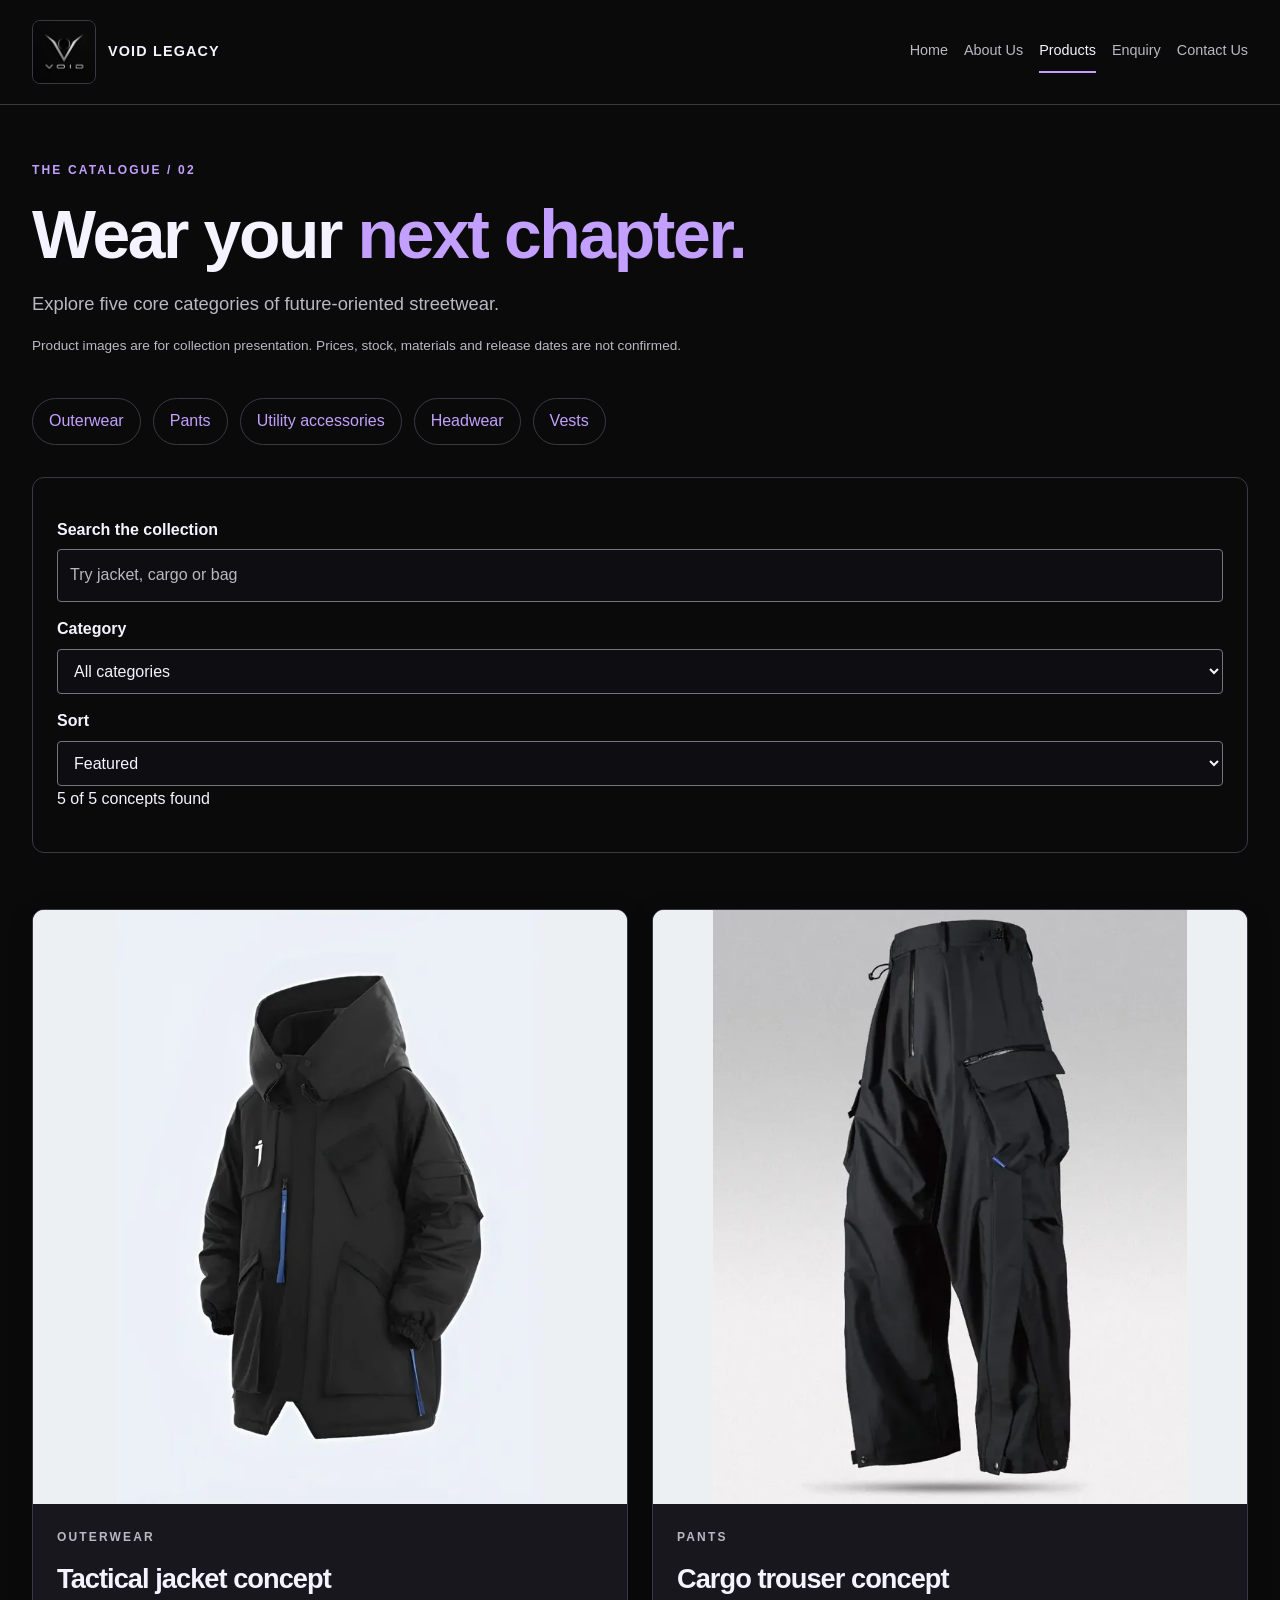
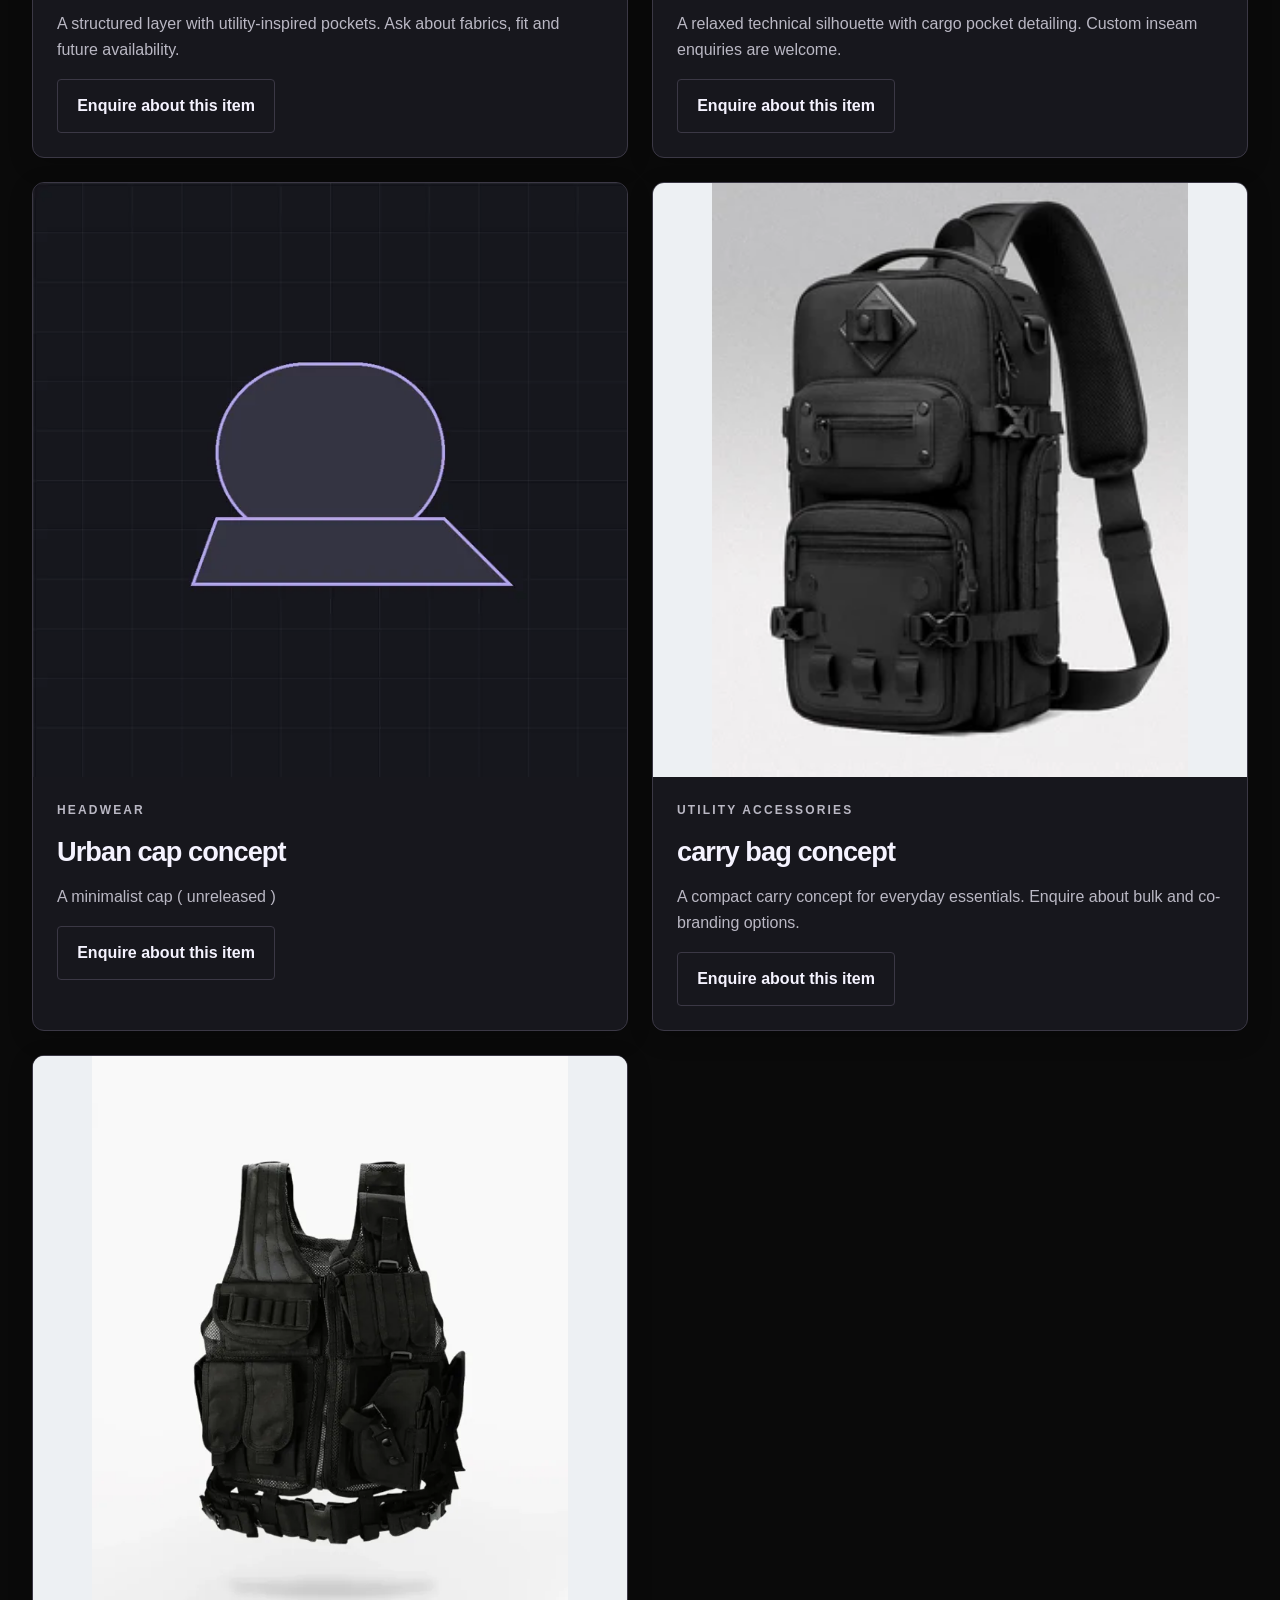
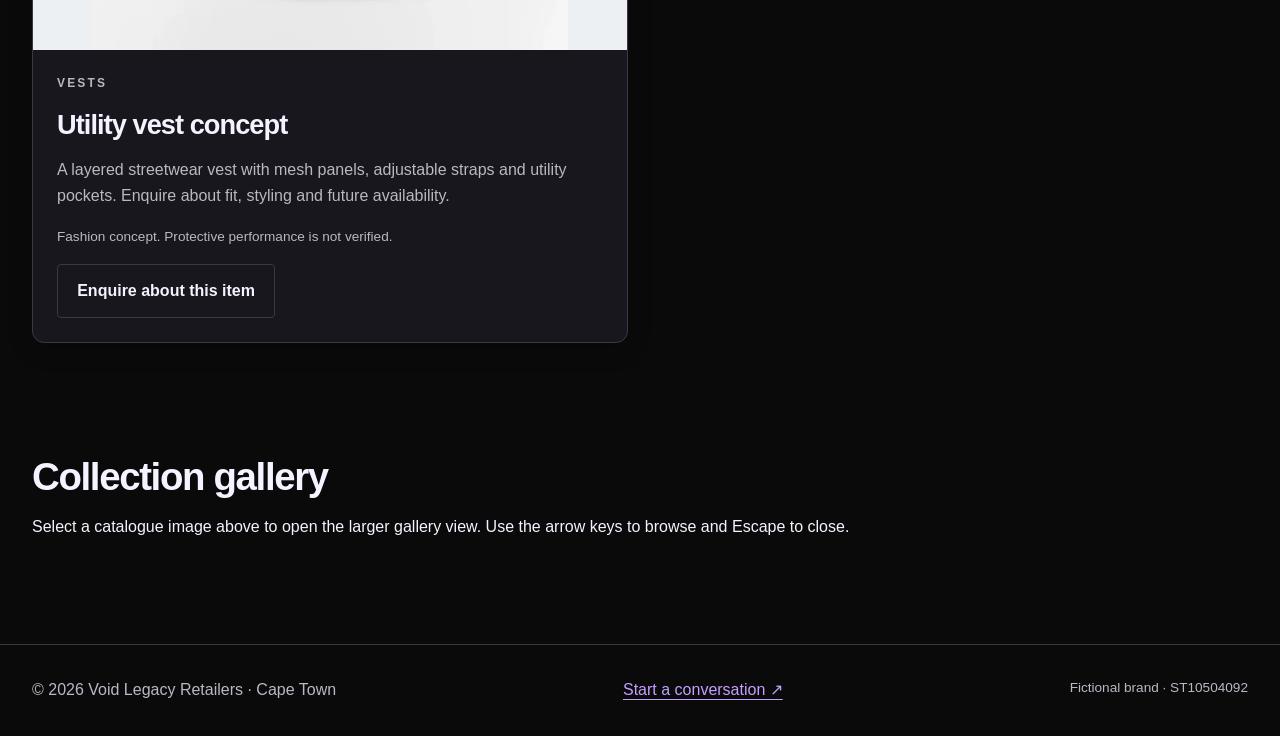
<file: products.html>
<!DOCTYPE html>

<html lang="en-ZA">
<head>
<meta charset="utf-8"/>
<meta content="width=device-width, initial-scale=1.0" name="viewport"/>
<meta content="Browse Void Legacy outerwear, pants, headwear, vests and utility accessory concepts." name="description"/>
<title>
            Products | Void Legacy
        </title>
<link href="_images/void-legacy-logo.png" rel="icon" type="image/png"/>
<!-- Load the shared stylesheet. -->
<link href="css/styles.css" rel="stylesheet"/>
<script defer="" src="js/main.js"></script></head>
<body>
<a class="skip-link" href="#main">
            Skip to content
        </a>
<!-- HEADER / NAVIGATION -->
<header class="site-header">
<nav aria-label="Main navigation" class="navbar container">
<a aria-label="Void Legacy home" class="brand" href="index.html">
<!-- Load the optimised logo and keep the brand name readable. -->
<img alt="" class="brand-logo" height="128" src="_images/logo-128.webp" width="128"/>
<span class="brand-name">VOID LEGACY</span>
</a>
<ul class="nav-links">
<li>
<a href="index.html">
                            Home
                        </a>
</li>
<li>
<a href="about-us.html">
                            About Us
                        </a>
</li>
<li>
<a aria-current="page" href="products.html">
                            Products
                        </a>
</li>
<li>
<a href="enquiry.html">
                            Enquiry
                        </a>
</li>
<li>
<a href="contact.html">
                            Contact Us
                        </a>
</li>
</ul>
</nav>
</header>
<!-- MAIN CONTENT -->
<main class="container" id="main">
<!-- WEAR YOUR NEXT CHAPTER. -->
<section class="page-intro">
<p class="eyebrow">
                    The catalogue / 02
                </p>
<h1>
                    Wear your
                    <span>
                        next chapter.
                    </span>
</h1>
<p class="lead">
                    Explore five core categories of future-oriented streetwear.
                </p>
<p class="fine-print">
                    Product images are for collection presentation. Prices, stock, materials and release dates are not confirmed.
                </p>
</section>
<nav aria-label="Product categories" class="category-links">
<a href="#outerwear">
                    Outerwear
                </a>
<a href="#pants">
                    Pants
                </a>
<a href="#accessories">
                    Utility accessories
                </a>
<a href="#headwear">Headwear</a><a href="#vests">Vests</a></nav><section aria-label="Catalogue filters" class="catalogue-tools"><label for="search">Search the collection</label><input id="search" placeholder="Try jacket, cargo or bag" type="search"/><label for="category">Category</label><select id="category"><option value="all">All categories</option><option value="outerwear">Outerwear</option><option value="pants">Pants</option><option value="headwear">Headwear</option><option value="accessories">Accessories</option><option value="vests">Vests</option></select><label for="sort">Sort</label><select id="sort"><option value="featured">Featured</option><option value="az">Name A–Z</option><option value="za">Name Z–A</option></select><p id="results" role="status"></p></section>
<div class="product-grid section">
<article class="card product-card" id="outerwear">
<picture><source media="(max-width: 480px)" srcset="_images/outerwear-jacket-320.webp"/><img alt="Black hooded outerwear jacket with utility pockets and blue zip details" class="collection-photo" height="1600" loading="lazy" sizes="(max-width: 767px) calc(100vw - 2rem), (max-width: 1151px) 45vw, 36vw" src="_images/outerwear-jacket.webp" srcset="_images/outerwear-jacket-320.webp 320w, _images/outerwear-jacket-640.webp 640w, _images/outerwear-jacket-960.webp 960w" width="1154"/></picture>
<div class="card-body">
<p class="eyebrow">
                            Outerwear
                        </p>
<h2>
                            Tactical jacket concept
                        </h2>
<p>
                            A structured layer with utility-inspired pockets. Ask about fabrics, fit and future availability.
                        </p>
<a class="button secondary" href="enquiry.html?product=outerwear">
                            Enquire about this item
                        </a>
</div>
</article>
<article class="card product-card" id="pants">
<picture><source media="(max-width: 480px)" srcset="_images/utility-pants-320.webp"/><img alt="Black utility cargo pants with zip pockets and adjustable hems" class="collection-photo" height="1251" loading="lazy" sizes="(max-width: 767px) calc(100vw - 2rem), (max-width: 1151px) 45vw, 36vw" src="_images/utility-pants.webp" srcset="_images/utility-pants-320.webp 320w, _images/utility-pants-640.webp 640w, _images/utility-pants-960.webp 960w" width="1000"/></picture>
<div class="card-body">
<p class="eyebrow">
                            Pants
                        </p>
<h2>
                            Cargo trouser concept
                        </h2>
<p>
                            A relaxed technical silhouette with cargo pocket detailing. Custom inseam enquiries are welcome.
                        </p>
<a class="button secondary" href="enquiry.html?product=pants">
                            Enquire about this item
                        </a>
</div>
</article>
<article class="card product-card" id="headwear">
<img alt="Original concept illustration: Urban cap concept" height="960" loading="lazy" sizes="(max-width: 47.99rem) calc(100vw - 2rem), (max-width: 71.99rem) 45vw, 28vw" src="_images/headwear-640.webp" srcset="_images/headwear-320.webp 320w, _images/headwear-640.webp 640w, _images/headwear-960.webp 960w" width="960"/>
<div class="card-body">
<p class="eyebrow">
                            Headwear
                        </p>
<h2>
                            Urban cap concept
                        </h2>
<p>
                            A minimalist cap ( unreleased  )
                        </p>
<a class="button secondary" href="enquiry.html?product=headwear">
                            Enquire about this item
                        </a>
</div>
</article>
<article class="card product-card" id="accessories">
<img alt="Black utility sling bag with multiple zip compartments and an adjustable shoulder strap" class="collection-photo" height="320" loading="lazy" src="_images/utility-accessories.webp" width="256"/>
<div class="card-body">
<p class="eyebrow">
                            Utility accessories
                        </p>
<h2>
                            carry bag concept
                        </h2>
<p>
                            A compact carry concept for everyday essentials. Enquire about bulk and co-branding options.
                        </p>
<a class="button secondary" href="enquiry.html?product=accessories">
                            Enquire about this item
                        </a>
</div>
</article>
<!-- Present the vest with responsive images and a product-specific enquiry link. -->
<article class="card product-card" id="vests">
<picture><source media="(max-width: 480px)" srcset="_images/techwear-vest-320.webp"><img class="collection-photo" src="_images/techwear-vest.webp" srcset="_images/techwear-vest-320.webp 320w, _images/techwear-vest-640.webp 640w, _images/techwear-vest.webp 800w" sizes="(max-width: 767px) calc(100vw - 2rem), (max-width: 1151px) 45vw, 36vw" width="800" height="1000" loading="lazy" alt="Black mesh techwear vest with utility pockets, straps and a front zip"></picture>
<div class="card-body"><p class="eyebrow">Vests</p><h2>Utility vest concept</h2><p>A layered streetwear vest with mesh panels, adjustable straps and utility pockets. Enquire about fit, styling and future availability.</p><p class="fine-print">Fashion concept. Protective performance is not verified.</p><a class="button secondary" href="enquiry.html?product=vests">Enquire about this item</a></div>
</article>
</div>
<section class="section"><h2>Collection gallery</h2><p>Select a catalogue image above to open the larger gallery view. Use the arrow keys to browse and Escape to close.</p></section><dialog aria-label="Collection gallery" id="lightbox"><button class="button" id="close-gallery" type="button">Close gallery</button><img alt="" id="gallery-image"/><p id="gallery-caption"></p><button class="button secondary" id="previous" type="button">Previous</button> <button class="button secondary" id="next" type="button">Next</button></dialog></main>
<!-- FOOTER -->
<footer class="site-footer">
<div class="container footer-layout">
<p>
                    © 2026 Void Legacy Retailers · Cape Town
                </p>
<a href="enquiry.html">
                    Start a conversation ↗
                </a>
<p class="fine-print">
                    Fictional brand · ST10504092
            
                </p>
</div>
</footer>
</body>
</html>
</file>
<file: css/styles.css>
/* Apply a consistent sizing reset to every element and pseudo-element. */
*, *::before, *::after {
    box-sizing: border-box;
}

:root {
    color-scheme: dark;
    --bg: #0a0a0a;
    --surface: #17171d;
    --text: #f5f3ff;
    --muted: #bab8c4;
    --accent: #c3a0ff;
    --violet: #7b2cbf;
    --border: #3b3845;
    --radius: .75rem;
}

html {
    scroll-behavior: smooth;
    scroll-padding-top: 2rem;
}

body {
    margin: 0;
    background: var(--bg);
    color: var(--text);
    font-family: 'Aptos','Open Sans',Arial,sans-serif;
    font-size: 1rem;
    line-height: 1.65;
}

h1,h2,h3,p,figure {
    margin: 0 0 1rem;
}

h1,h2,h3 {
    font-family: 'Montserrat','Aptos Display',Arial,sans-serif;
    font-weight: 700;
    line-height: 1.12;
    letter-spacing: -.035em;
}

h1 {
    font-size: clamp(2.3rem,5.3vw,4.8rem);
}

h2 {
    font-size: clamp(1.6rem,3vw,2.4rem);
}

h3 {
    font-size: 1.3rem;
}

h1 span {
    color: var(--accent);
}

a {
    color: var(--accent);
    text-underline-offset: .25em;
}

a:hover {
    color: #fff;
}

a:focus-visible,button:focus-visible,input:focus-visible,select:focus-visible,textarea:focus-visible {
    outline: 3px solid var(--accent);
    outline-offset: 4px;
}

img {
    display: block;
    max-width: 100%;
    height: auto;
}

button,input,select,textarea {
    font: inherit;
}

button,a,input,select,textarea {
    -webkit-tap-highlight-color: transparent;
}

.container {
    width: min(100% - 2rem,76rem);
    margin-inline: auto;
}

.skip-link {
    position: absolute;
    top: -6rem;
    left: 1rem;
    z-index: 10;
    padding: 1rem;
    background: var(--text);
    color: var(--bg);
}

.skip-link:focus {
    top: 1rem;
}

/* Navigation */
.site-header {
    border-bottom: 1px solid var(--border);
    background: var(--bg);
}

.navbar {
    display: flex;
    flex-direction: column;
    align-items: flex-start;
    gap: 1rem;
    padding-block: 1.25rem;
}

.brand {
    display: inline-flex;
    align-items: center;
    gap: .75rem;
    flex-shrink: 0;
    color: var(--text);
    text-decoration: none;
}

/* Display the optimised square logo without stretching or cropping. */
.brand-logo {
    width: 4rem;
    height: 4rem;
    object-fit: contain;
    border: 1px solid var(--border);
    border-radius: .5rem;
    transition: border-color .2s ease;
}

.brand-name {
    font-size: .9rem;
    font-weight: 700;
    letter-spacing: .08em;
    white-space: nowrap;
}

.brand:hover .brand-logo,.brand:focus-visible .brand-logo {
    border-color: var(--accent);
}

.nav-links {
    display: flex;
    flex-wrap: wrap;
    list-style: none;
    margin: 0;
    padding: 0;
    gap: .35rem 1rem;
}

.nav-links a {
    display: block;
    padding: .5rem 0;
    color: var(--muted);
    text-decoration: none;
    font-size: .9rem;
    border-bottom: 2px solid transparent;
}

.nav-links a:hover,.nav-links a[aria-current='page'] {
    color: var(--text);
    border-bottom-color: var(--accent);
}

/* Layout and visual treatment */
.hero {
    display: grid;
    align-items: center;
    gap: 2rem;
    padding-block: 3rem;
}

.hero-art {
    margin: 0;
    border: 1px solid var(--border);
    border-radius: var(--radius);
    overflow: hidden;
}

.hero-art img {
    width: 100%;
}

figcaption {
    padding: .8rem 1rem;
    color: var(--muted);
    font-size: .8rem;
}

.eyebrow {
    color: var(--accent);
    font-size: .75rem;
    letter-spacing: .18em;
    text-transform: uppercase;
    font-weight: 700;
}

.lead {
    color: var(--muted);
    font-size: 1.15rem;
    max-width: 48rem;
}

.fine-print {
    color: var(--muted);
    font-size: .85rem;
}

.actions {
    display: flex;
    flex-wrap: wrap;
    gap: .75rem;
    margin-block: 1.75rem;
}

.button {
    display: inline-flex;
    align-items: center;
    justify-content: center;
    min-height: 3rem;
    padding: .8rem 1.2rem;
    border: 1px solid transparent;
    border-radius: .25rem;
    background: var(--accent);
    color: #140b21;
    text-decoration: none;
    font-weight: 700;
    cursor: pointer;
    transition: background .18s ease,transform .18s ease;
}

.button:hover,.button:focus-visible {
    background: #dac3ff;
    color: #140b21;
    transform: translateY(-2px);
}

.button:active {
    transform: translateY(0);
}

.button.secondary {
    background: transparent;
    border-color: var(--border);
    color: var(--text);
}

.button.secondary:hover,.button.secondary:focus-visible {
    background: var(--surface);
    border-color: var(--accent);
}

.section {
    padding-block: 2.5rem;
}

.announcement,.callout {
    padding: 2rem;
    border: 1px solid var(--border);
    border-left: 4px solid var(--violet);
    border-radius: var(--radius);
    background: linear-gradient(110deg,#231330,var(--surface));
}

.section-heading {
    display: flex;
    flex-direction: column;
    gap: 1rem;
    margin-bottom: 1.5rem;
}

.card-grid,.product-grid,.split,.enquiry-layout {
    display: grid;
    gap: 1.5rem;
}

.card,.text-card,.enquiry-form {
    border: 1px solid var(--border);
    border-radius: var(--radius);
    background: var(--surface);
    overflow: hidden;
}

/* Shared feedback for Home, Products, About, Contact and Enquiry panels.
   focus-within provides the same emphasis when a nested link/control is used. */
.card,.text-card,.enquiry-form,.announcement,.callout {
    box-shadow: 0 .4rem 1.5rem #0003;
    transition: border-color .2s ease,box-shadow .2s ease;
}

.card:hover,.card:focus-within,
.text-card:hover,.text-card:focus-within,
.enquiry-form:hover,.enquiry-form:focus-within,
.announcement:hover,.announcement:focus-within,
.callout:hover,.callout:focus-within {
    border-color: var(--accent);
    box-shadow: 0 .4rem 1.5rem #0005,0 0 0 1px var(--accent);
}

.card img {
    width: 100%;
    aspect-ratio: 1;
    object-fit: cover;
}

.card-body,.text-card,.enquiry-form {
    padding: 1.5rem;
}

.card p,.text-card p,.split p {
    color: var(--muted);
}

.product-card {
    scroll-margin-top: 2rem;
}

.product-card h2 {
    font-size: 1.7rem;
}

.page-intro {
    padding-block: 3.5rem 1.5rem;
    max-width: 60rem;
}

.category-links {
    display: flex;
    flex-wrap: wrap;
    gap: .75rem;
}

.category-links a {
    padding: .6rem 1rem;
    border: 1px solid var(--border);
    border-radius: 2rem;
    text-decoration: none;
}

.category-links a:hover,.category-links a:focus-visible {
    background: var(--surface);
}

.callout {
    margin-block: 2rem 3rem;
}

.site-footer {
    margin-top: 2rem;
    border-top: 1px solid var(--border);
    padding-block: 2rem;
}

.footer-layout {
    display: flex;
    flex-direction: column;
    gap: .5rem;
}

.footer-layout p {
    margin: 0;
    color: var(--muted);
}

/* Link and control transitions reinforce the same interaction language.
   Panels stay in place to prevent distracting movement while completing forms. */
.nav-links a,.category-links a,.site-footer a {
    transition: color .2s ease,border-color .2s ease,background .2s ease;
}

/* Accessible form styles and native HTML validation */
label {
    display: block;
    margin-block: .9rem .4rem;
    font-weight: 600;
}

input,select,textarea {
    width: 100%;
    padding: .75rem;
    border: 1px solid #77717f;
    border-radius: .25rem;
    background: #0d0d12;
    color: var(--text);
}

/* Hover indicates editable fields; keyboard focus retains the base outline. */
input,select,textarea {
    transition: border-color .2s ease,background .2s ease;
}

input:hover,select:hover,textarea:hover,
input:focus-visible,select:focus-visible,textarea:focus-visible {
    border-color: var(--accent);
    background: var(--bg);
}

input::placeholder,textarea::placeholder {
    color: var(--muted);
}

textarea {
    resize: vertical;
    min-height: 10rem;
}

.form-grid {
    display: grid;
    gap: 1rem;
}

.checkbox {
    display: flex;
    align-items: flex-start;
    gap: .7rem;
    font-weight: 400;
    margin-block: 1.5rem;
}

.checkbox input {
    width: 1.2rem;
    height: 1.2rem;
    flex-shrink: 0;
    margin-top: .2rem;
    accent-color: var(--violet);
}

.detail-list {
    padding-left: 1.25rem;
}

.detail-list li {
    margin-bottom: 1rem;
}

.form-feedback {
    display: none;
    margin-top: 1.5rem;
    padding: 1rem;
    border: 1px solid var(--accent);
    border-radius: .25rem;
}

.form-feedback:target {
    display: block;
}

address {
    font-style: normal;
}

.location-map {
    display: block;
    width: 100%;
    height: 22rem;
    border: 1px solid var(--border);
    border-radius: var(--radius);
}

/* Tablet: 768px / 48rem. Two-column layouts and expanded navigation. */
@media (min-width:48rem) {
    .container {
        width: min(100% - 4rem,76rem);
    }
    .navbar {
        flex-direction: row;
        justify-content: space-between;
        align-items: center;
    }
    .navbar {
        flex-wrap: wrap;
    }
    .nav-links {
        gap: 1rem;
    }
    .product-grid,.split,.form-grid {
        grid-template-columns: repeat(2,minmax(0,1fr));
    }
    .card-grid {
        grid-template-columns: repeat(2,minmax(0,1fr));
    }
    .section-heading {
        flex-direction: row;
        align-items: center;
        justify-content: space-between;
    }
    .footer-layout {
        flex-direction: row;
        flex-wrap: wrap;
        justify-content: space-between;
    }
}

/* Desktop: 1152px / 72rem. Wide hero, three-column collection, two-column enquiry. */
@media (min-width:72rem) {
    .hero {
        grid-template-columns: 1.2fr 1fr;
        gap: 4rem;
        padding-block: 4rem;
    }
    .card-grid {
        grid-template-columns: repeat(3,minmax(0,1fr));
    }
    .enquiry-layout {
        grid-template-columns: 1fr 1.7fr;
        align-items: start;
    }
    .section {
        padding-block: 3.5rem;
    }
}

/* Respect reduced-motion preferences for scrolling and interaction effects. */
@media (prefers-reduced-motion:reduce) {
    html {
        scroll-behavior: auto;
    }
    *,*::before,*::after {
        transition: none !important;
    }
}

/* Supplied collection photographs retain the full garment or bag within cards. */
.card img.collection-photo {
    object-fit: contain;
    background: #edf0f3;
}
/* Style the catalogue controls, accessible gallery and inline validation together. */
[hidden]{display:none!important}
.catalogue-tools{margin-top:2rem;padding:1.5rem;border:1px solid var(--border);border-radius:var(--radius)}
.editorial{max-width:26rem;margin-block:2rem}.editorial img{width:100%;max-height:20rem;object-fit:contain;background:#edf0f3;border-radius:var(--radius)}
.gallery-trigger{display:block;padding:0;border:0;background:#edf0f3;width:100%;cursor:zoom-in}
button:focus-visible,summary:focus-visible{outline:3px solid var(--accent);outline-offset:4px}
dialog{background:var(--surface);color:var(--text);border:1px solid var(--accent);border-radius:var(--radius);width:min(92vw,48rem);max-height:90vh;overflow:auto}dialog::backdrop{background:#000c}dialog img{max-height:56vh;margin:1rem auto;object-fit:contain}details{padding:1rem;border-bottom:1px solid var(--border)}summary{cursor:pointer;font-weight:bold}details p{margin-top:1rem}.field-error{display:block;color:#ffb6c3}[aria-invalid=true]{border-color:#ffb6c3}#enquiry-result:not(:empty),#contact-result:not(:empty){margin-top:1rem;padding:1rem;border:1px solid var(--accent)}
@media(prefers-reduced-motion:no-preference){details[open] p{animation:reveal .25s ease-out}@keyframes reveal{from{opacity:0;transform:translateY(.3rem)}to{opacity:1;transform:none}}}
</file>
